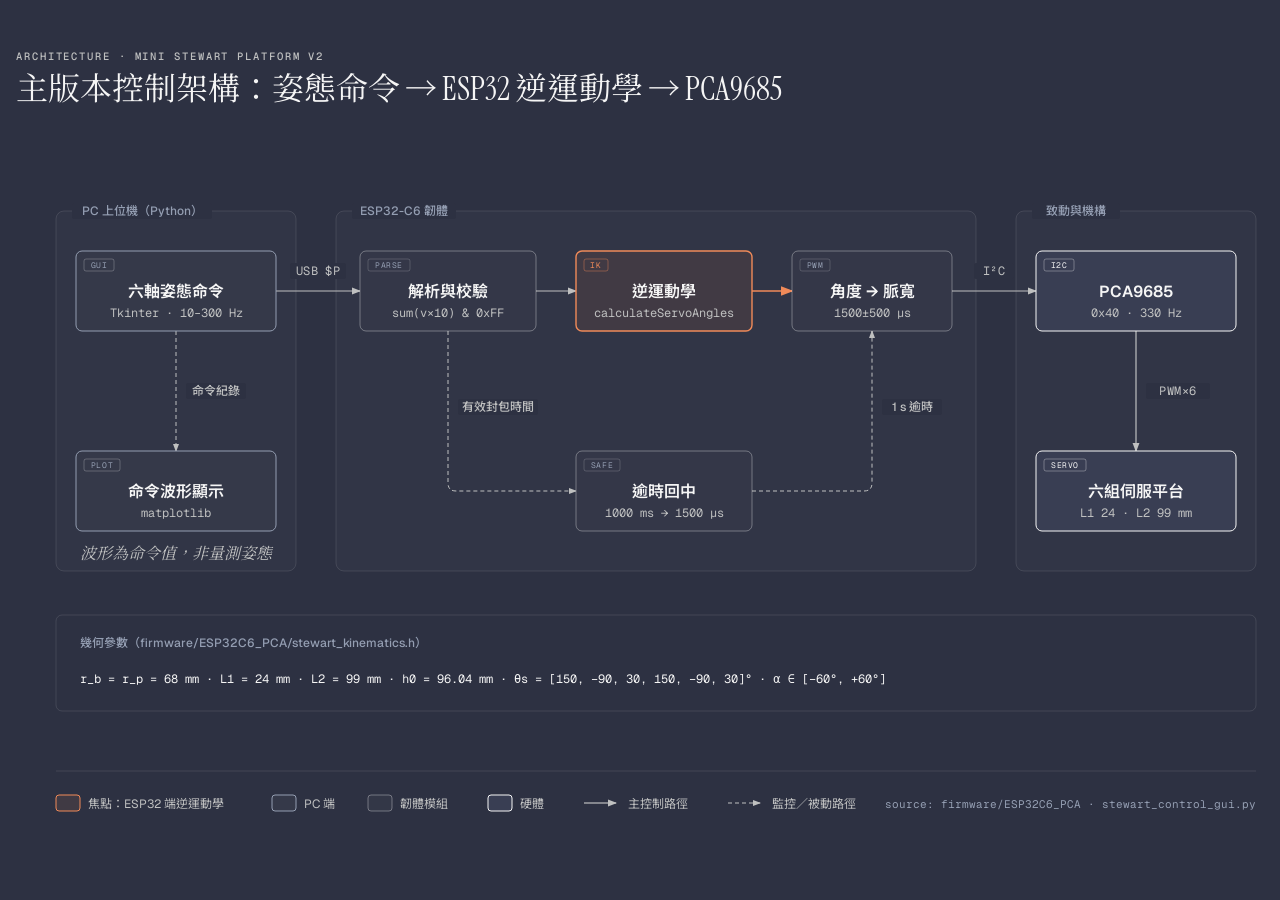
<file: docs/diagrams/architecture-ppt-dark.html>
<!DOCTYPE html>
<html lang="zh-Hant">
<head>
<meta charset="UTF-8">
<meta name="viewport" content="width=device-width, initial-scale=1.0">
<title>Stewart 控制架構</title>
<link href="https://fonts.googleapis.com/css2?family=Instrument+Serif:ital@0;1&family=Geist:wght@400;500;600&family=Geist+Mono:wght@400;500;600&family=Noto+Sans+TC:wght@400;500;600&family=Noto+Serif+TC:wght@400&display=swap" rel="stylesheet">
<style>
*, *::before, *::after { box-sizing: border-box; margin: 0; padding: 0; }
body { font-family: 'Geist', 'Noto Sans TC', 'Microsoft JhengHei', 'PingFang TC', sans-serif; background: #2d3142; color: #f5f5f5; min-height: 100vh; display: flex; align-items: center; justify-content: center; padding: 3rem 1rem; }
.frame { max-width: 1320px; width: 100%; }
.diagram-container { width: 100%; overflow-x: auto; }
.eyebrow { font-family: 'Geist Mono', ui-monospace, monospace; font-size: 0.66rem; font-weight: 500; letter-spacing: 0.18em; text-transform: uppercase; color: #bfc0c0; margin-bottom: 0.5rem; }
h1 { font-family: 'Instrument Serif', 'Noto Serif TC', serif; font-size: clamp(1.5rem, 2.4vw + 0.75rem, 2rem); font-weight: 400; line-height: 1.15; margin-bottom: 1.5rem; }
svg { width: 100%; min-width: 1280px; display: block; }
@media print { .diagram-container { overflow-x: visible; } svg { min-width: 0; } }
</style>
</head>
<body>
<div class="frame">
<p class="eyebrow">Architecture · Mini Stewart Platform v2</p>
<h1>主版本控制架構：姿態命令 → ESP32 逆運動學 → PCA9685</h1>
<div class="diagram-container">
<svg viewBox="0 0 1280 720" xmlns="http://www.w3.org/2000/svg" role="img" aria-labelledby="architecture-ppt-dark-title architecture-ppt-dark-desc">
<title id="architecture-ppt-dark-title">Mini Stewart 平台控制架構</title>
<desc id="architecture-ppt-dark-desc">PC 上位機以 USB 序列傳送六軸姿態封包，ESP32-C6 校驗後計算逆運動學並轉成脈寬，經 PCA9685 驅動六組伺服；逾時則回中位。</desc>
<defs>
<marker id="architecture-ppt-dark-arrow" markerWidth="8" markerHeight="6" refX="7" refY="3" orient="auto"><polygon points="0 0, 8 3, 0 6" fill="#bfc0c0"/></marker>
<marker id="architecture-ppt-dark-arrow-accent" markerWidth="8" markerHeight="6" refX="7" refY="3" orient="auto"><polygon points="0 0, 8 3, 0 6" fill="#f08a59"/></marker>
</defs>
<rect width="1280" height="720" fill="#2d3142"/>
<rect x="40" y="80" width="240" height="360" rx="8" fill="rgba(245,245,245,0.02)" stroke="rgba(245,245,245,0.14)" stroke-width="0.8"/>
<rect x="56" y="72" width="140" height="16" rx="2" fill="#2d3142"/>
<text x="126.0" y="84" fill="#949eb2" font-size="12" font-weight="500" font-family="'Geist', 'Noto Sans TC', 'Microsoft JhengHei', 'PingFang TC', sans-serif" text-anchor="middle">PC 上位機（Python）</text>
<rect x="320" y="80" width="640" height="360" rx="8" fill="rgba(245,245,245,0.02)" stroke="rgba(245,245,245,0.14)" stroke-width="0.8"/>
<rect x="336" y="72" width="104" height="16" rx="2" fill="#2d3142"/>
<text x="388.0" y="84" fill="#949eb2" font-size="12" font-weight="500" font-family="'Geist', 'Noto Sans TC', 'Microsoft JhengHei', 'PingFang TC', sans-serif" text-anchor="middle">ESP32-C6 韌體</text>
<rect x="1000" y="80" width="240" height="360" rx="8" fill="rgba(245,245,245,0.02)" stroke="rgba(245,245,245,0.14)" stroke-width="0.8"/>
<rect x="1016" y="72" width="88" height="16" rx="2" fill="#2d3142"/>
<text x="1060.0" y="84" fill="#949eb2" font-size="12" font-weight="500" font-family="'Geist', 'Noto Sans TC', 'Microsoft JhengHei', 'PingFang TC', sans-serif" text-anchor="middle">致動與機構</text>
<path d="M 260,160 H 344" fill="none" stroke="#bfc0c0" stroke-width="1.2" marker-end="url(#architecture-ppt-dark-arrow)"/>
<path d="M 520,160 H 560" fill="none" stroke="#bfc0c0" stroke-width="1.2" marker-end="url(#architecture-ppt-dark-arrow)"/>
<path d="M 736,160 H 776" fill="none" stroke="#f08a59" stroke-width="1.6" marker-end="url(#architecture-ppt-dark-arrow-accent)"/>
<path d="M 936,160 H 1020" fill="none" stroke="#bfc0c0" stroke-width="1.2" marker-end="url(#architecture-ppt-dark-arrow)"/>
<path d="M 1120,200 V 320" fill="none" stroke="#bfc0c0" stroke-width="1.2" marker-end="url(#architecture-ppt-dark-arrow)"/>
<path d="M 160,200 V 320" fill="none" stroke="#bfc0c0" stroke-width="1" stroke-dasharray="4,3" marker-end="url(#architecture-ppt-dark-arrow)"/>
<path d="M 736,360 H 848 Q 856,360 856,352 V 200" fill="none" stroke="#bfc0c0" stroke-width="1" stroke-dasharray="4,3" marker-end="url(#architecture-ppt-dark-arrow)"/>
<path d="M 432,200 V 352 Q 432,360 440,360 H 560" fill="none" stroke="#bfc0c0" stroke-width="1" stroke-dasharray="4,3" marker-end="url(#architecture-ppt-dark-arrow)"/>
<rect x="274" y="132" width="56" height="16" rx="2" fill="#2d3142"/>
<text x="302.0" y="144" fill="#bfc0c0" font-size="12" font-family="'Geist Mono', ui-monospace, monospace" text-anchor="middle" letter-spacing="0.04em">USB $P</text>
<rect x="958" y="132" width="40" height="16" rx="2" fill="#2d3142"/>
<text x="978.0" y="144" fill="#bfc0c0" font-size="12" font-family="'Geist Mono', ui-monospace, monospace" text-anchor="middle" letter-spacing="0.04em">I²C</text>
<rect x="1130" y="252" width="64" height="16" rx="2" fill="#2d3142"/>
<text x="1162.0" y="264" fill="#bfc0c0" font-size="12" font-family="'Geist Mono', ui-monospace, monospace" text-anchor="middle" letter-spacing="0.04em">PWM×6</text>
<rect x="170" y="252" width="60" height="16" rx="2" fill="#2d3142"/>
<text x="200.0" y="264" fill="#bfc0c0" font-size="12" font-weight="500" font-family="'Geist', 'Noto Sans TC', 'Microsoft JhengHei', 'PingFang TC', sans-serif" text-anchor="middle">命令紀錄</text>
<rect x="866" y="268" width="60" height="16" rx="2" fill="#2d3142"/>
<text x="896.0" y="280" fill="#bfc0c0" font-size="12" font-weight="500" font-family="'Geist', 'Noto Sans TC', 'Microsoft JhengHei', 'PingFang TC', sans-serif" text-anchor="middle">1 s 逾時</text>
<rect x="442" y="268" width="80" height="16" rx="2" fill="#2d3142"/>
<text x="482.0" y="280" fill="#bfc0c0" font-size="12" font-weight="500" font-family="'Geist', 'Noto Sans TC', 'Microsoft JhengHei', 'PingFang TC', sans-serif" text-anchor="middle">有效封包時間</text>
<g data-node-id="gui">
<rect x="60" y="120" width="200" height="80" rx="6" fill="#2d3142"/>
<rect x="60" y="120" width="200" height="80" rx="6" fill="rgba(245,245,245,0.04)" stroke="#949eb2" stroke-width="1"/>
<rect x="68" y="128" width="30" height="12" rx="2" fill="none" stroke="rgba(245,245,245,0.3)" stroke-width="0.8"/>
<text x="83.0" y="137" fill="#949eb2" font-size="8" font-family="'Geist Mono', ui-monospace, monospace" text-anchor="middle" letter-spacing="0.08em">GUI</text>
<text x="160.0" y="166" fill="#f5f5f5" font-size="16" font-weight="600" font-family="'Geist', 'Noto Sans TC', 'Microsoft JhengHei', 'PingFang TC', sans-serif" text-anchor="middle">六軸姿態命令</text>
<text x="160.0" y="186" fill="#bfc0c0" font-size="12" font-family="'Geist Mono', ui-monospace, monospace" text-anchor="middle">Tkinter · 10–300 Hz</text>
</g>
<g data-node-id="plot">
<rect x="60" y="320" width="200" height="80" rx="6" fill="#2d3142"/>
<rect x="60" y="320" width="200" height="80" rx="6" fill="rgba(245,245,245,0.04)" stroke="#949eb2" stroke-width="1"/>
<rect x="68" y="328" width="36" height="12" rx="2" fill="none" stroke="rgba(245,245,245,0.3)" stroke-width="0.8"/>
<text x="86.0" y="337" fill="#949eb2" font-size="8" font-family="'Geist Mono', ui-monospace, monospace" text-anchor="middle" letter-spacing="0.08em">PLOT</text>
<text x="160.0" y="366" fill="#f5f5f5" font-size="16" font-weight="600" font-family="'Geist', 'Noto Sans TC', 'Microsoft JhengHei', 'PingFang TC', sans-serif" text-anchor="middle">命令波形顯示</text>
<text x="160.0" y="386" fill="#bfc0c0" font-size="12" font-family="'Geist Mono', ui-monospace, monospace" text-anchor="middle">matplotlib</text>
</g>
<g data-node-id="parse">
<rect x="344" y="120" width="176" height="80" rx="6" fill="#2d3142"/>
<rect x="344" y="120" width="176" height="80" rx="6" fill="rgba(245,245,245,0.03)" stroke="rgba(245,245,245,0.34)" stroke-width="1"/>
<rect x="352" y="128" width="42" height="12" rx="2" fill="none" stroke="rgba(245,245,245,0.22)" stroke-width="0.8"/>
<text x="373.0" y="137" fill="#949eb2" font-size="8" font-family="'Geist Mono', ui-monospace, monospace" text-anchor="middle" letter-spacing="0.08em">PARSE</text>
<text x="432.0" y="166" fill="#f5f5f5" font-size="16" font-weight="600" font-family="'Geist', 'Noto Sans TC', 'Microsoft JhengHei', 'PingFang TC', sans-serif" text-anchor="middle">解析與校驗</text>
<text x="432.0" y="186" fill="#bfc0c0" font-size="12" font-family="'Geist Mono', ui-monospace, monospace" text-anchor="middle">sum(v×10) &amp; 0xFF</text>
</g>
<g data-node-id="ik">
<rect x="560" y="120" width="176" height="80" rx="6" fill="#2d3142"/>
<rect x="560" y="120" width="176" height="80" rx="6" fill="rgba(240,138,89,0.1)" stroke="#f08a59" stroke-width="1.4"/>
<rect x="568" y="128" width="24" height="12" rx="2" fill="none" stroke="rgba(240,138,89,0.5)" stroke-width="0.8"/>
<text x="580.0" y="137" fill="#f08a59" font-size="8" font-family="'Geist Mono', ui-monospace, monospace" text-anchor="middle" letter-spacing="0.08em">IK</text>
<text x="648.0" y="166" fill="#f5f5f5" font-size="16" font-weight="600" font-family="'Geist', 'Noto Sans TC', 'Microsoft JhengHei', 'PingFang TC', sans-serif" text-anchor="middle">逆運動學</text>
<text x="648.0" y="186" fill="#bfc0c0" font-size="12" font-family="'Geist Mono', ui-monospace, monospace" text-anchor="middle">calculateServoAngles</text>
</g>
<g data-node-id="pwm">
<rect x="776" y="120" width="160" height="80" rx="6" fill="#2d3142"/>
<rect x="776" y="120" width="160" height="80" rx="6" fill="rgba(245,245,245,0.03)" stroke="rgba(245,245,245,0.34)" stroke-width="1"/>
<rect x="784" y="128" width="30" height="12" rx="2" fill="none" stroke="rgba(245,245,245,0.22)" stroke-width="0.8"/>
<text x="799.0" y="137" fill="#949eb2" font-size="8" font-family="'Geist Mono', ui-monospace, monospace" text-anchor="middle" letter-spacing="0.08em">PWM</text>
<text x="856.0" y="166" fill="#f5f5f5" font-size="16" font-weight="600" font-family="'Geist', 'Noto Sans TC', 'Microsoft JhengHei', 'PingFang TC', sans-serif" text-anchor="middle">角度 → 脈寬</text>
<text x="856.0" y="186" fill="#bfc0c0" font-size="12" font-family="'Geist Mono', ui-monospace, monospace" text-anchor="middle">1500±500 µs</text>
</g>
<g data-node-id="safe">
<rect x="560" y="320" width="176" height="80" rx="6" fill="#2d3142"/>
<rect x="560" y="320" width="176" height="80" rx="6" fill="rgba(245,245,245,0.03)" stroke="rgba(245,245,245,0.34)" stroke-width="1"/>
<rect x="568" y="328" width="36" height="12" rx="2" fill="none" stroke="rgba(245,245,245,0.22)" stroke-width="0.8"/>
<text x="586.0" y="337" fill="#949eb2" font-size="8" font-family="'Geist Mono', ui-monospace, monospace" text-anchor="middle" letter-spacing="0.08em">SAFE</text>
<text x="648.0" y="366" fill="#f5f5f5" font-size="16" font-weight="600" font-family="'Geist', 'Noto Sans TC', 'Microsoft JhengHei', 'PingFang TC', sans-serif" text-anchor="middle">逾時回中</text>
<text x="648.0" y="386" fill="#bfc0c0" font-size="12" font-family="'Geist Mono', ui-monospace, monospace" text-anchor="middle">1000 ms → 1500 µs</text>
</g>
<g data-node-id="pca">
<rect x="1020" y="120" width="200" height="80" rx="6" fill="#2d3142"/>
<rect x="1020" y="120" width="200" height="80" rx="6" fill="#393e53" stroke="#f5f5f5" stroke-width="1"/>
<rect x="1028" y="128" width="30" height="12" rx="2" fill="none" stroke="rgba(245,245,245,0.4)" stroke-width="0.8"/>
<text x="1043.0" y="137" fill="#f5f5f5" font-size="8" font-family="'Geist Mono', ui-monospace, monospace" text-anchor="middle" letter-spacing="0.08em">I2C</text>
<text x="1120.0" y="166" fill="#f5f5f5" font-size="16" font-weight="600" font-family="'Geist', 'Noto Sans TC', 'Microsoft JhengHei', 'PingFang TC', sans-serif" text-anchor="middle">PCA9685</text>
<text x="1120.0" y="186" fill="#bfc0c0" font-size="12" font-family="'Geist Mono', ui-monospace, monospace" text-anchor="middle">0x40 · 330 Hz</text>
</g>
<g data-node-id="servo">
<rect x="1020" y="320" width="200" height="80" rx="6" fill="#2d3142"/>
<rect x="1020" y="320" width="200" height="80" rx="6" fill="#393e53" stroke="#f5f5f5" stroke-width="1"/>
<rect x="1028" y="328" width="42" height="12" rx="2" fill="none" stroke="rgba(245,245,245,0.4)" stroke-width="0.8"/>
<text x="1049.0" y="337" fill="#f5f5f5" font-size="8" font-family="'Geist Mono', ui-monospace, monospace" text-anchor="middle" letter-spacing="0.08em">SERVO</text>
<text x="1120.0" y="366" fill="#f5f5f5" font-size="16" font-weight="600" font-family="'Geist', 'Noto Sans TC', 'Microsoft JhengHei', 'PingFang TC', sans-serif" text-anchor="middle">六組伺服平台</text>
<text x="1120.0" y="386" fill="#bfc0c0" font-size="12" font-family="'Geist Mono', ui-monospace, monospace" text-anchor="middle">L1 24 · L2 99 mm</text>
</g>
<text x="160" y="428" fill="#bfc0c0" font-size="16" font-style="italic" font-family="'Instrument Serif', 'Noto Serif TC', serif" text-anchor="middle">波形為命令值，非量測姿態</text>
<rect x="40" y="484" width="1200" height="96" rx="6" fill="none" stroke="rgba(245,245,245,0.14)" stroke-width="0.8"/>
<text x="64" y="516" fill="#949eb2" font-size="12" font-weight="500" font-family="'Geist', 'Noto Sans TC', 'Microsoft JhengHei', 'PingFang TC', sans-serif">幾何參數（firmware/ESP32C6_PCA/stewart_kinematics.h）</text>
<text x="64" y="552" fill="#f5f5f5" font-size="12" font-family="'Geist Mono', ui-monospace, monospace">r_b = r_p = 68 mm   ·   L1 = 24 mm   ·   L2 = 99 mm   ·   h0 = 96.04 mm   ·   θs = [150, −90, 30, 150, −90, 30]°   ·   α ∈ [−60°, +60°]</text>
<line x1="40" y1="640" x2="1240" y2="640" stroke="rgba(245,245,245,0.14)" stroke-width="0.8"/>
<rect x="40" y="664" width="24" height="16" rx="3" fill="rgba(240,138,89,0.1)" stroke="#f08a59" stroke-width="1"/>
<text x="72" y="677" fill="#bfc0c0" font-size="12" font-family="'Geist', 'Noto Sans TC', 'Microsoft JhengHei', 'PingFang TC', sans-serif">焦點：ESP32 端逆運動學</text>
<rect x="256" y="664" width="24" height="16" rx="3" fill="rgba(245,245,245,0.04)" stroke="#949eb2" stroke-width="1"/>
<text x="288" y="677" fill="#bfc0c0" font-size="12" font-family="'Geist', 'Noto Sans TC', 'Microsoft JhengHei', 'PingFang TC', sans-serif">PC 端</text>
<rect x="352" y="664" width="24" height="16" rx="3" fill="rgba(245,245,245,0.03)" stroke="rgba(245,245,245,0.34)" stroke-width="1"/>
<text x="384" y="677" fill="#bfc0c0" font-size="12" font-family="'Geist', 'Noto Sans TC', 'Microsoft JhengHei', 'PingFang TC', sans-serif">韌體模組</text>
<rect x="472" y="664" width="24" height="16" rx="3" fill="#393e53" stroke="#f5f5f5" stroke-width="1"/>
<text x="504" y="677" fill="#bfc0c0" font-size="12" font-family="'Geist', 'Noto Sans TC', 'Microsoft JhengHei', 'PingFang TC', sans-serif">硬體</text>
<line x1="568" y1="672" x2="600" y2="672" stroke="#bfc0c0" stroke-width="1.2" marker-end="url(#architecture-ppt-dark-arrow)"/>
<text x="612" y="677" fill="#bfc0c0" font-size="12" font-family="'Geist', 'Noto Sans TC', 'Microsoft JhengHei', 'PingFang TC', sans-serif">主控制路徑</text>
<line x1="712" y1="672" x2="744" y2="672" stroke="#bfc0c0" stroke-width="1" stroke-dasharray="4,3" marker-end="url(#architecture-ppt-dark-arrow)"/>
<text x="756" y="677" fill="#bfc0c0" font-size="12" font-family="'Geist', 'Noto Sans TC', 'Microsoft JhengHei', 'PingFang TC', sans-serif">監控／被動路徑</text>
<text x="1240" y="677" fill="#949eb2" font-size="11" font-family="'Geist Mono', ui-monospace, monospace" text-anchor="end">source: firmware/ESP32C6_PCA · stewart_control_gui.py</text>
</svg>
</div>
</div>
</body>
</html>
</file>
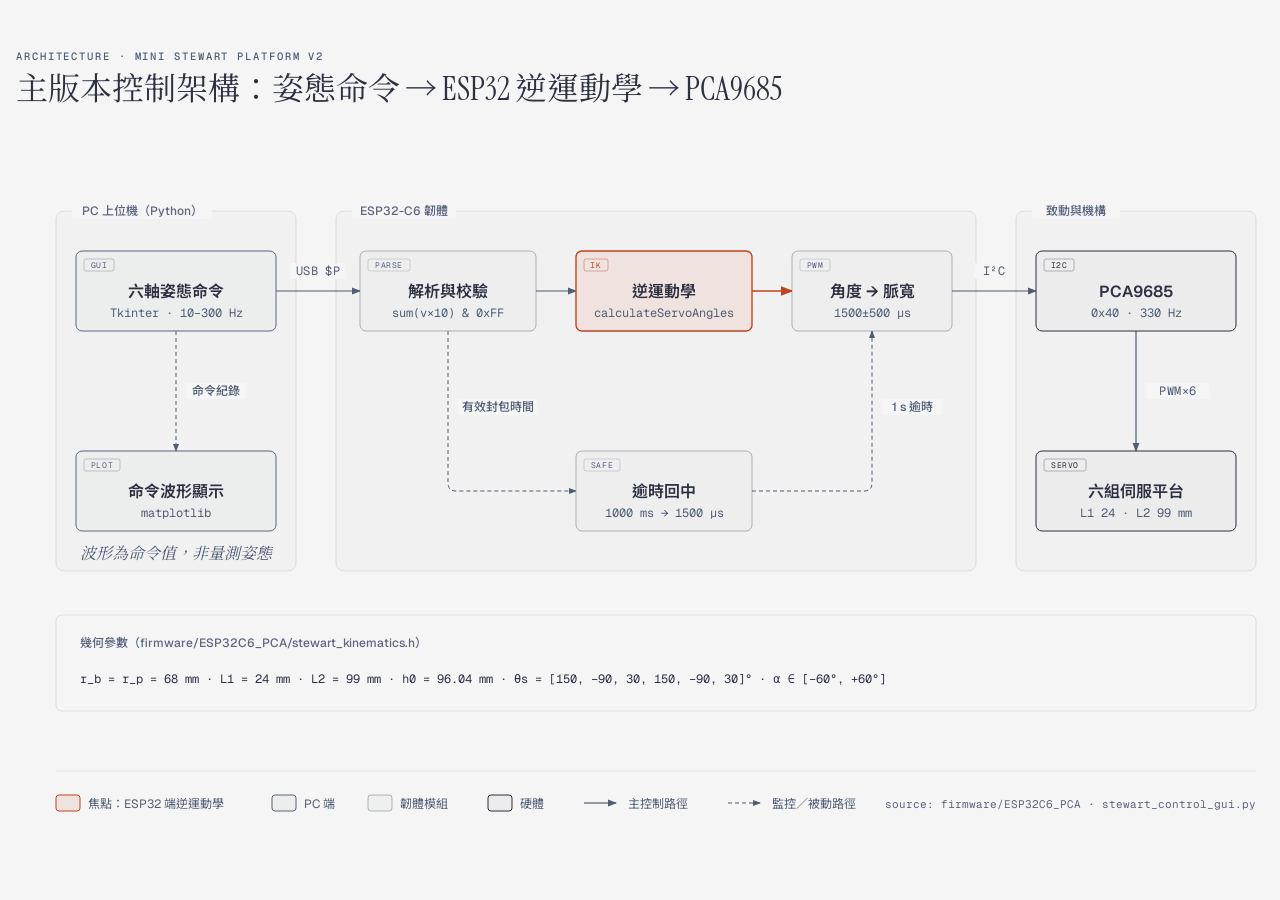
<file: docs/diagrams/architecture-ppt-light.html>
<!DOCTYPE html>
<html lang="zh-Hant">
<head>
<meta charset="UTF-8">
<meta name="viewport" content="width=device-width, initial-scale=1.0">
<title>Stewart 控制架構</title>
<link href="https://fonts.googleapis.com/css2?family=Instrument+Serif:ital@0;1&family=Geist:wght@400;500;600&family=Geist+Mono:wght@400;500;600&family=Noto+Sans+TC:wght@400;500;600&family=Noto+Serif+TC:wght@400&display=swap" rel="stylesheet">
<style>
*, *::before, *::after { box-sizing: border-box; margin: 0; padding: 0; }
body { font-family: 'Geist', 'Noto Sans TC', 'Microsoft JhengHei', 'PingFang TC', sans-serif; background: #f5f5f5; color: #2d3142; min-height: 100vh; display: flex; align-items: center; justify-content: center; padding: 3rem 1rem; }
.frame { max-width: 1320px; width: 100%; }
.diagram-container { width: 100%; overflow-x: auto; }
.eyebrow { font-family: 'Geist Mono', ui-monospace, monospace; font-size: 0.66rem; font-weight: 500; letter-spacing: 0.18em; text-transform: uppercase; color: #4f5d75; margin-bottom: 0.5rem; }
h1 { font-family: 'Instrument Serif', 'Noto Serif TC', serif; font-size: clamp(1.5rem, 2.4vw + 0.75rem, 2rem); font-weight: 400; line-height: 1.15; margin-bottom: 1.5rem; }
svg { width: 100%; min-width: 1280px; display: block; }
@media print { .diagram-container { overflow-x: visible; } svg { min-width: 0; } }
</style>
</head>
<body>
<div class="frame">
<p class="eyebrow">Architecture · Mini Stewart Platform v2</p>
<h1>主版本控制架構：姿態命令 → ESP32 逆運動學 → PCA9685</h1>
<div class="diagram-container">
<svg viewBox="0 0 1280 720" xmlns="http://www.w3.org/2000/svg" role="img" aria-labelledby="architecture-ppt-light-title architecture-ppt-light-desc">
<title id="architecture-ppt-light-title">Mini Stewart 平台控制架構</title>
<desc id="architecture-ppt-light-desc">PC 上位機以 USB 序列傳送六軸姿態封包，ESP32-C6 校驗後計算逆運動學並轉成脈寬，經 PCA9685 驅動六組伺服；逾時則回中位。</desc>
<defs>
<marker id="architecture-ppt-light-arrow" markerWidth="8" markerHeight="6" refX="7" refY="3" orient="auto"><polygon points="0 0, 8 3, 0 6" fill="#4f5d75"/></marker>
<marker id="architecture-ppt-light-arrow-accent" markerWidth="8" markerHeight="6" refX="7" refY="3" orient="auto"><polygon points="0 0, 8 3, 0 6" fill="#bf4520"/></marker>
</defs>
<rect width="1280" height="720" fill="#f5f5f5"/>
<rect x="40" y="80" width="240" height="360" rx="8" fill="rgba(45,49,66,0.02)" stroke="rgba(45,49,66,0.14)" stroke-width="0.8"/>
<rect x="56" y="72" width="140" height="16" rx="2" fill="#f5f5f5"/>
<text x="126.0" y="84" fill="#5a6580" font-size="12" font-weight="500" font-family="'Geist', 'Noto Sans TC', 'Microsoft JhengHei', 'PingFang TC', sans-serif" text-anchor="middle">PC 上位機（Python）</text>
<rect x="320" y="80" width="640" height="360" rx="8" fill="rgba(45,49,66,0.02)" stroke="rgba(45,49,66,0.14)" stroke-width="0.8"/>
<rect x="336" y="72" width="104" height="16" rx="2" fill="#f5f5f5"/>
<text x="388.0" y="84" fill="#5a6580" font-size="12" font-weight="500" font-family="'Geist', 'Noto Sans TC', 'Microsoft JhengHei', 'PingFang TC', sans-serif" text-anchor="middle">ESP32-C6 韌體</text>
<rect x="1000" y="80" width="240" height="360" rx="8" fill="rgba(45,49,66,0.02)" stroke="rgba(45,49,66,0.14)" stroke-width="0.8"/>
<rect x="1016" y="72" width="88" height="16" rx="2" fill="#f5f5f5"/>
<text x="1060.0" y="84" fill="#5a6580" font-size="12" font-weight="500" font-family="'Geist', 'Noto Sans TC', 'Microsoft JhengHei', 'PingFang TC', sans-serif" text-anchor="middle">致動與機構</text>
<path d="M 260,160 H 344" fill="none" stroke="#4f5d75" stroke-width="1.2" marker-end="url(#architecture-ppt-light-arrow)"/>
<path d="M 520,160 H 560" fill="none" stroke="#4f5d75" stroke-width="1.2" marker-end="url(#architecture-ppt-light-arrow)"/>
<path d="M 736,160 H 776" fill="none" stroke="#bf4520" stroke-width="1.6" marker-end="url(#architecture-ppt-light-arrow-accent)"/>
<path d="M 936,160 H 1020" fill="none" stroke="#4f5d75" stroke-width="1.2" marker-end="url(#architecture-ppt-light-arrow)"/>
<path d="M 1120,200 V 320" fill="none" stroke="#4f5d75" stroke-width="1.2" marker-end="url(#architecture-ppt-light-arrow)"/>
<path d="M 160,200 V 320" fill="none" stroke="#4f5d75" stroke-width="1" stroke-dasharray="4,3" marker-end="url(#architecture-ppt-light-arrow)"/>
<path d="M 736,360 H 848 Q 856,360 856,352 V 200" fill="none" stroke="#4f5d75" stroke-width="1" stroke-dasharray="4,3" marker-end="url(#architecture-ppt-light-arrow)"/>
<path d="M 432,200 V 352 Q 432,360 440,360 H 560" fill="none" stroke="#4f5d75" stroke-width="1" stroke-dasharray="4,3" marker-end="url(#architecture-ppt-light-arrow)"/>
<rect x="274" y="132" width="56" height="16" rx="2" fill="#f5f5f5"/>
<text x="302.0" y="144" fill="#4f5d75" font-size="12" font-family="'Geist Mono', ui-monospace, monospace" text-anchor="middle" letter-spacing="0.04em">USB $P</text>
<rect x="958" y="132" width="40" height="16" rx="2" fill="#f5f5f5"/>
<text x="978.0" y="144" fill="#4f5d75" font-size="12" font-family="'Geist Mono', ui-monospace, monospace" text-anchor="middle" letter-spacing="0.04em">I²C</text>
<rect x="1130" y="252" width="64" height="16" rx="2" fill="#f5f5f5"/>
<text x="1162.0" y="264" fill="#4f5d75" font-size="12" font-family="'Geist Mono', ui-monospace, monospace" text-anchor="middle" letter-spacing="0.04em">PWM×6</text>
<rect x="170" y="252" width="60" height="16" rx="2" fill="#f5f5f5"/>
<text x="200.0" y="264" fill="#4f5d75" font-size="12" font-weight="500" font-family="'Geist', 'Noto Sans TC', 'Microsoft JhengHei', 'PingFang TC', sans-serif" text-anchor="middle">命令紀錄</text>
<rect x="866" y="268" width="60" height="16" rx="2" fill="#f5f5f5"/>
<text x="896.0" y="280" fill="#4f5d75" font-size="12" font-weight="500" font-family="'Geist', 'Noto Sans TC', 'Microsoft JhengHei', 'PingFang TC', sans-serif" text-anchor="middle">1 s 逾時</text>
<rect x="442" y="268" width="80" height="16" rx="2" fill="#f5f5f5"/>
<text x="482.0" y="280" fill="#4f5d75" font-size="12" font-weight="500" font-family="'Geist', 'Noto Sans TC', 'Microsoft JhengHei', 'PingFang TC', sans-serif" text-anchor="middle">有效封包時間</text>
<g data-node-id="gui">
<rect x="60" y="120" width="200" height="80" rx="6" fill="#f5f5f5"/>
<rect x="60" y="120" width="200" height="80" rx="6" fill="rgba(45,49,66,0.04)" stroke="#5a6580" stroke-width="1"/>
<rect x="68" y="128" width="30" height="12" rx="2" fill="none" stroke="rgba(45,49,66,0.3)" stroke-width="0.8"/>
<text x="83.0" y="137" fill="#5a6580" font-size="8" font-family="'Geist Mono', ui-monospace, monospace" text-anchor="middle" letter-spacing="0.08em">GUI</text>
<text x="160.0" y="166" fill="#2d3142" font-size="16" font-weight="600" font-family="'Geist', 'Noto Sans TC', 'Microsoft JhengHei', 'PingFang TC', sans-serif" text-anchor="middle">六軸姿態命令</text>
<text x="160.0" y="186" fill="#4f5d75" font-size="12" font-family="'Geist Mono', ui-monospace, monospace" text-anchor="middle">Tkinter · 10–300 Hz</text>
</g>
<g data-node-id="plot">
<rect x="60" y="320" width="200" height="80" rx="6" fill="#f5f5f5"/>
<rect x="60" y="320" width="200" height="80" rx="6" fill="rgba(45,49,66,0.04)" stroke="#5a6580" stroke-width="1"/>
<rect x="68" y="328" width="36" height="12" rx="2" fill="none" stroke="rgba(45,49,66,0.3)" stroke-width="0.8"/>
<text x="86.0" y="337" fill="#5a6580" font-size="8" font-family="'Geist Mono', ui-monospace, monospace" text-anchor="middle" letter-spacing="0.08em">PLOT</text>
<text x="160.0" y="366" fill="#2d3142" font-size="16" font-weight="600" font-family="'Geist', 'Noto Sans TC', 'Microsoft JhengHei', 'PingFang TC', sans-serif" text-anchor="middle">命令波形顯示</text>
<text x="160.0" y="386" fill="#4f5d75" font-size="12" font-family="'Geist Mono', ui-monospace, monospace" text-anchor="middle">matplotlib</text>
</g>
<g data-node-id="parse">
<rect x="344" y="120" width="176" height="80" rx="6" fill="#f5f5f5"/>
<rect x="344" y="120" width="176" height="80" rx="6" fill="rgba(45,49,66,0.03)" stroke="rgba(45,49,66,0.34)" stroke-width="1"/>
<rect x="352" y="128" width="42" height="12" rx="2" fill="none" stroke="rgba(45,49,66,0.22)" stroke-width="0.8"/>
<text x="373.0" y="137" fill="#5a6580" font-size="8" font-family="'Geist Mono', ui-monospace, monospace" text-anchor="middle" letter-spacing="0.08em">PARSE</text>
<text x="432.0" y="166" fill="#2d3142" font-size="16" font-weight="600" font-family="'Geist', 'Noto Sans TC', 'Microsoft JhengHei', 'PingFang TC', sans-serif" text-anchor="middle">解析與校驗</text>
<text x="432.0" y="186" fill="#4f5d75" font-size="12" font-family="'Geist Mono', ui-monospace, monospace" text-anchor="middle">sum(v×10) &amp; 0xFF</text>
</g>
<g data-node-id="ik">
<rect x="560" y="120" width="176" height="80" rx="6" fill="#f5f5f5"/>
<rect x="560" y="120" width="176" height="80" rx="6" fill="rgba(191,69,32,0.1)" stroke="#bf4520" stroke-width="1.4"/>
<rect x="568" y="128" width="24" height="12" rx="2" fill="none" stroke="rgba(191,69,32,0.5)" stroke-width="0.8"/>
<text x="580.0" y="137" fill="#bf4520" font-size="8" font-family="'Geist Mono', ui-monospace, monospace" text-anchor="middle" letter-spacing="0.08em">IK</text>
<text x="648.0" y="166" fill="#2d3142" font-size="16" font-weight="600" font-family="'Geist', 'Noto Sans TC', 'Microsoft JhengHei', 'PingFang TC', sans-serif" text-anchor="middle">逆運動學</text>
<text x="648.0" y="186" fill="#4f5d75" font-size="12" font-family="'Geist Mono', ui-monospace, monospace" text-anchor="middle">calculateServoAngles</text>
</g>
<g data-node-id="pwm">
<rect x="776" y="120" width="160" height="80" rx="6" fill="#f5f5f5"/>
<rect x="776" y="120" width="160" height="80" rx="6" fill="rgba(45,49,66,0.03)" stroke="rgba(45,49,66,0.34)" stroke-width="1"/>
<rect x="784" y="128" width="30" height="12" rx="2" fill="none" stroke="rgba(45,49,66,0.22)" stroke-width="0.8"/>
<text x="799.0" y="137" fill="#5a6580" font-size="8" font-family="'Geist Mono', ui-monospace, monospace" text-anchor="middle" letter-spacing="0.08em">PWM</text>
<text x="856.0" y="166" fill="#2d3142" font-size="16" font-weight="600" font-family="'Geist', 'Noto Sans TC', 'Microsoft JhengHei', 'PingFang TC', sans-serif" text-anchor="middle">角度 → 脈寬</text>
<text x="856.0" y="186" fill="#4f5d75" font-size="12" font-family="'Geist Mono', ui-monospace, monospace" text-anchor="middle">1500±500 µs</text>
</g>
<g data-node-id="safe">
<rect x="560" y="320" width="176" height="80" rx="6" fill="#f5f5f5"/>
<rect x="560" y="320" width="176" height="80" rx="6" fill="rgba(45,49,66,0.03)" stroke="rgba(45,49,66,0.34)" stroke-width="1"/>
<rect x="568" y="328" width="36" height="12" rx="2" fill="none" stroke="rgba(45,49,66,0.22)" stroke-width="0.8"/>
<text x="586.0" y="337" fill="#5a6580" font-size="8" font-family="'Geist Mono', ui-monospace, monospace" text-anchor="middle" letter-spacing="0.08em">SAFE</text>
<text x="648.0" y="366" fill="#2d3142" font-size="16" font-weight="600" font-family="'Geist', 'Noto Sans TC', 'Microsoft JhengHei', 'PingFang TC', sans-serif" text-anchor="middle">逾時回中</text>
<text x="648.0" y="386" fill="#4f5d75" font-size="12" font-family="'Geist Mono', ui-monospace, monospace" text-anchor="middle">1000 ms → 1500 µs</text>
</g>
<g data-node-id="pca">
<rect x="1020" y="120" width="200" height="80" rx="6" fill="#f5f5f5"/>
<rect x="1020" y="120" width="200" height="80" rx="6" fill="#ececec" stroke="#2d3142" stroke-width="1"/>
<rect x="1028" y="128" width="30" height="12" rx="2" fill="none" stroke="rgba(45,49,66,0.4)" stroke-width="0.8"/>
<text x="1043.0" y="137" fill="#2d3142" font-size="8" font-family="'Geist Mono', ui-monospace, monospace" text-anchor="middle" letter-spacing="0.08em">I2C</text>
<text x="1120.0" y="166" fill="#2d3142" font-size="16" font-weight="600" font-family="'Geist', 'Noto Sans TC', 'Microsoft JhengHei', 'PingFang TC', sans-serif" text-anchor="middle">PCA9685</text>
<text x="1120.0" y="186" fill="#4f5d75" font-size="12" font-family="'Geist Mono', ui-monospace, monospace" text-anchor="middle">0x40 · 330 Hz</text>
</g>
<g data-node-id="servo">
<rect x="1020" y="320" width="200" height="80" rx="6" fill="#f5f5f5"/>
<rect x="1020" y="320" width="200" height="80" rx="6" fill="#ececec" stroke="#2d3142" stroke-width="1"/>
<rect x="1028" y="328" width="42" height="12" rx="2" fill="none" stroke="rgba(45,49,66,0.4)" stroke-width="0.8"/>
<text x="1049.0" y="337" fill="#2d3142" font-size="8" font-family="'Geist Mono', ui-monospace, monospace" text-anchor="middle" letter-spacing="0.08em">SERVO</text>
<text x="1120.0" y="366" fill="#2d3142" font-size="16" font-weight="600" font-family="'Geist', 'Noto Sans TC', 'Microsoft JhengHei', 'PingFang TC', sans-serif" text-anchor="middle">六組伺服平台</text>
<text x="1120.0" y="386" fill="#4f5d75" font-size="12" font-family="'Geist Mono', ui-monospace, monospace" text-anchor="middle">L1 24 · L2 99 mm</text>
</g>
<text x="160" y="428" fill="#4f5d75" font-size="16" font-style="italic" font-family="'Instrument Serif', 'Noto Serif TC', serif" text-anchor="middle">波形為命令值，非量測姿態</text>
<rect x="40" y="484" width="1200" height="96" rx="6" fill="none" stroke="rgba(45,49,66,0.14)" stroke-width="0.8"/>
<text x="64" y="516" fill="#5a6580" font-size="12" font-weight="500" font-family="'Geist', 'Noto Sans TC', 'Microsoft JhengHei', 'PingFang TC', sans-serif">幾何參數（firmware/ESP32C6_PCA/stewart_kinematics.h）</text>
<text x="64" y="552" fill="#2d3142" font-size="12" font-family="'Geist Mono', ui-monospace, monospace">r_b = r_p = 68 mm   ·   L1 = 24 mm   ·   L2 = 99 mm   ·   h0 = 96.04 mm   ·   θs = [150, −90, 30, 150, −90, 30]°   ·   α ∈ [−60°, +60°]</text>
<line x1="40" y1="640" x2="1240" y2="640" stroke="rgba(45,49,66,0.14)" stroke-width="0.8"/>
<rect x="40" y="664" width="24" height="16" rx="3" fill="rgba(191,69,32,0.1)" stroke="#bf4520" stroke-width="1"/>
<text x="72" y="677" fill="#4f5d75" font-size="12" font-family="'Geist', 'Noto Sans TC', 'Microsoft JhengHei', 'PingFang TC', sans-serif">焦點：ESP32 端逆運動學</text>
<rect x="256" y="664" width="24" height="16" rx="3" fill="rgba(45,49,66,0.04)" stroke="#5a6580" stroke-width="1"/>
<text x="288" y="677" fill="#4f5d75" font-size="12" font-family="'Geist', 'Noto Sans TC', 'Microsoft JhengHei', 'PingFang TC', sans-serif">PC 端</text>
<rect x="352" y="664" width="24" height="16" rx="3" fill="rgba(45,49,66,0.03)" stroke="rgba(45,49,66,0.34)" stroke-width="1"/>
<text x="384" y="677" fill="#4f5d75" font-size="12" font-family="'Geist', 'Noto Sans TC', 'Microsoft JhengHei', 'PingFang TC', sans-serif">韌體模組</text>
<rect x="472" y="664" width="24" height="16" rx="3" fill="#ececec" stroke="#2d3142" stroke-width="1"/>
<text x="504" y="677" fill="#4f5d75" font-size="12" font-family="'Geist', 'Noto Sans TC', 'Microsoft JhengHei', 'PingFang TC', sans-serif">硬體</text>
<line x1="568" y1="672" x2="600" y2="672" stroke="#4f5d75" stroke-width="1.2" marker-end="url(#architecture-ppt-light-arrow)"/>
<text x="612" y="677" fill="#4f5d75" font-size="12" font-family="'Geist', 'Noto Sans TC', 'Microsoft JhengHei', 'PingFang TC', sans-serif">主控制路徑</text>
<line x1="712" y1="672" x2="744" y2="672" stroke="#4f5d75" stroke-width="1" stroke-dasharray="4,3" marker-end="url(#architecture-ppt-light-arrow)"/>
<text x="756" y="677" fill="#4f5d75" font-size="12" font-family="'Geist', 'Noto Sans TC', 'Microsoft JhengHei', 'PingFang TC', sans-serif">監控／被動路徑</text>
<text x="1240" y="677" fill="#5a6580" font-size="11" font-family="'Geist Mono', ui-monospace, monospace" text-anchor="end">source: firmware/ESP32C6_PCA · stewart_control_gui.py</text>
</svg>
</div>
</div>
</body>
</html>
</file>
